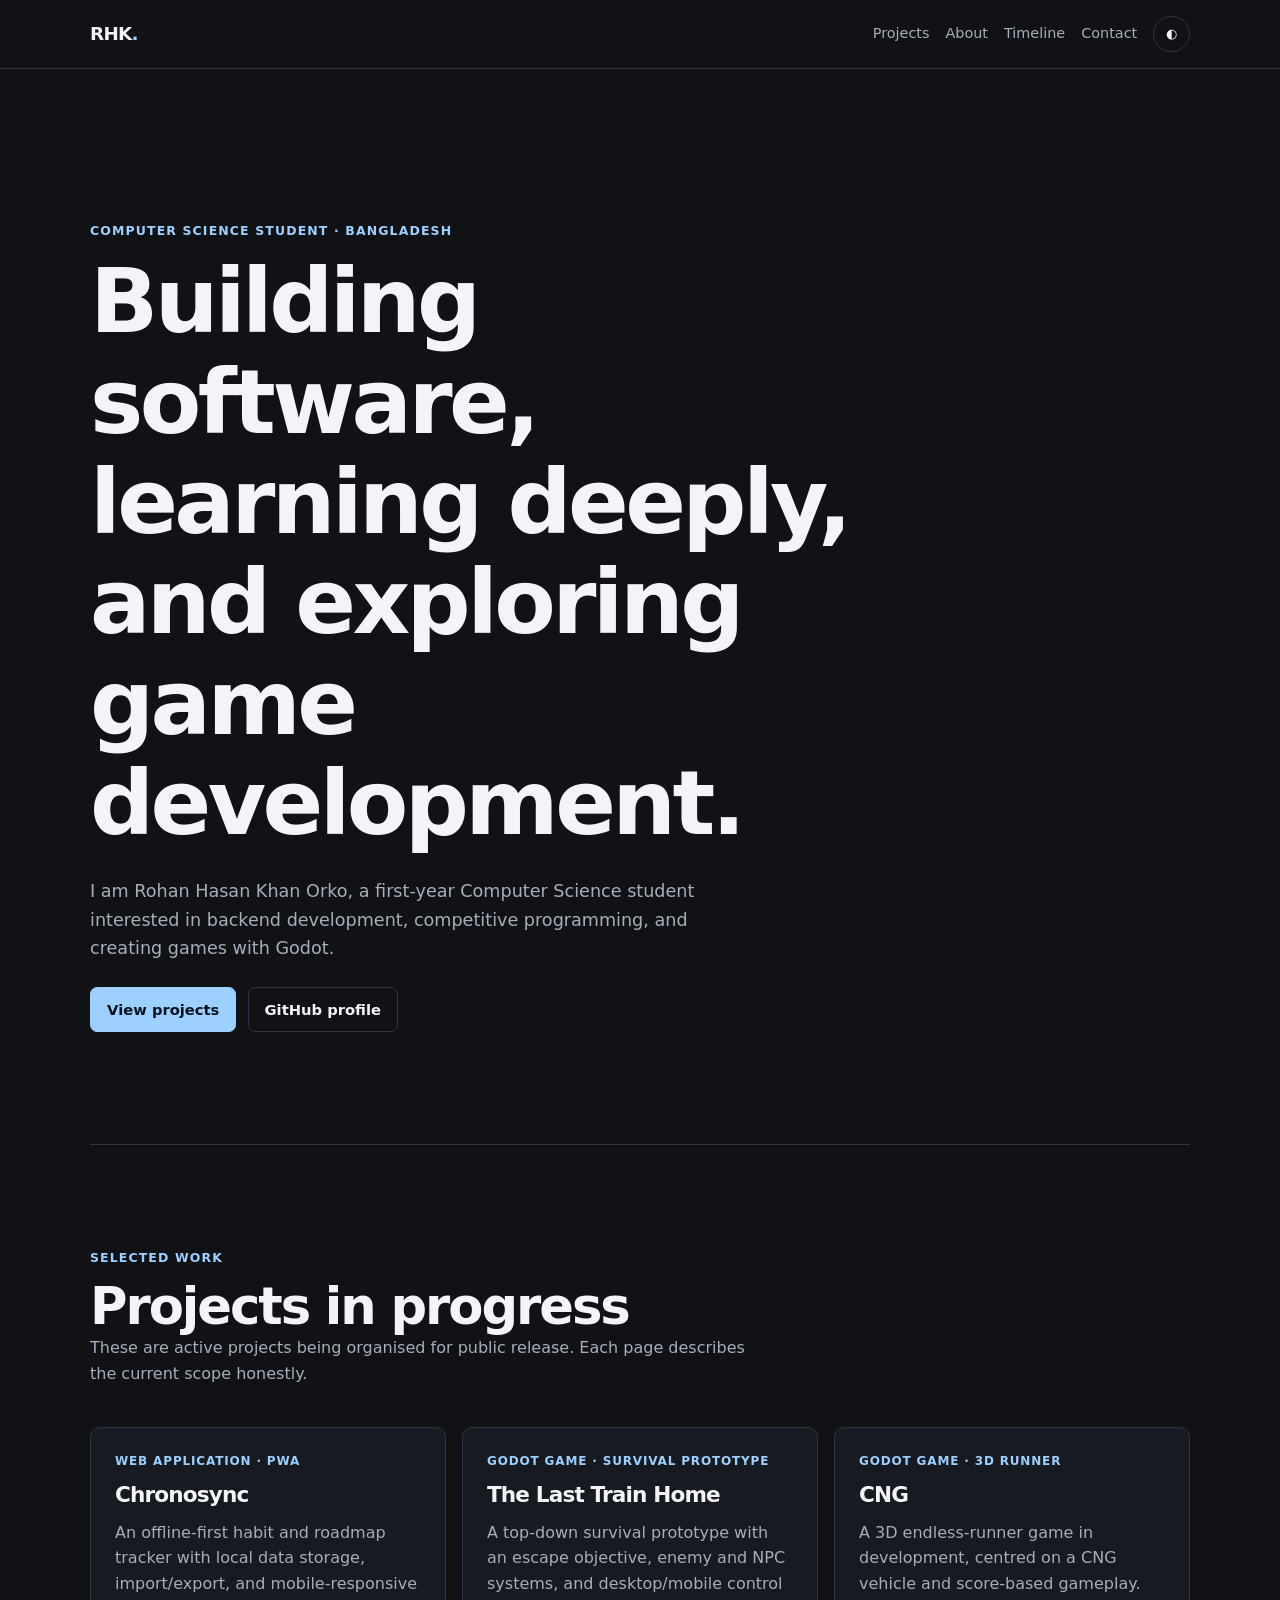
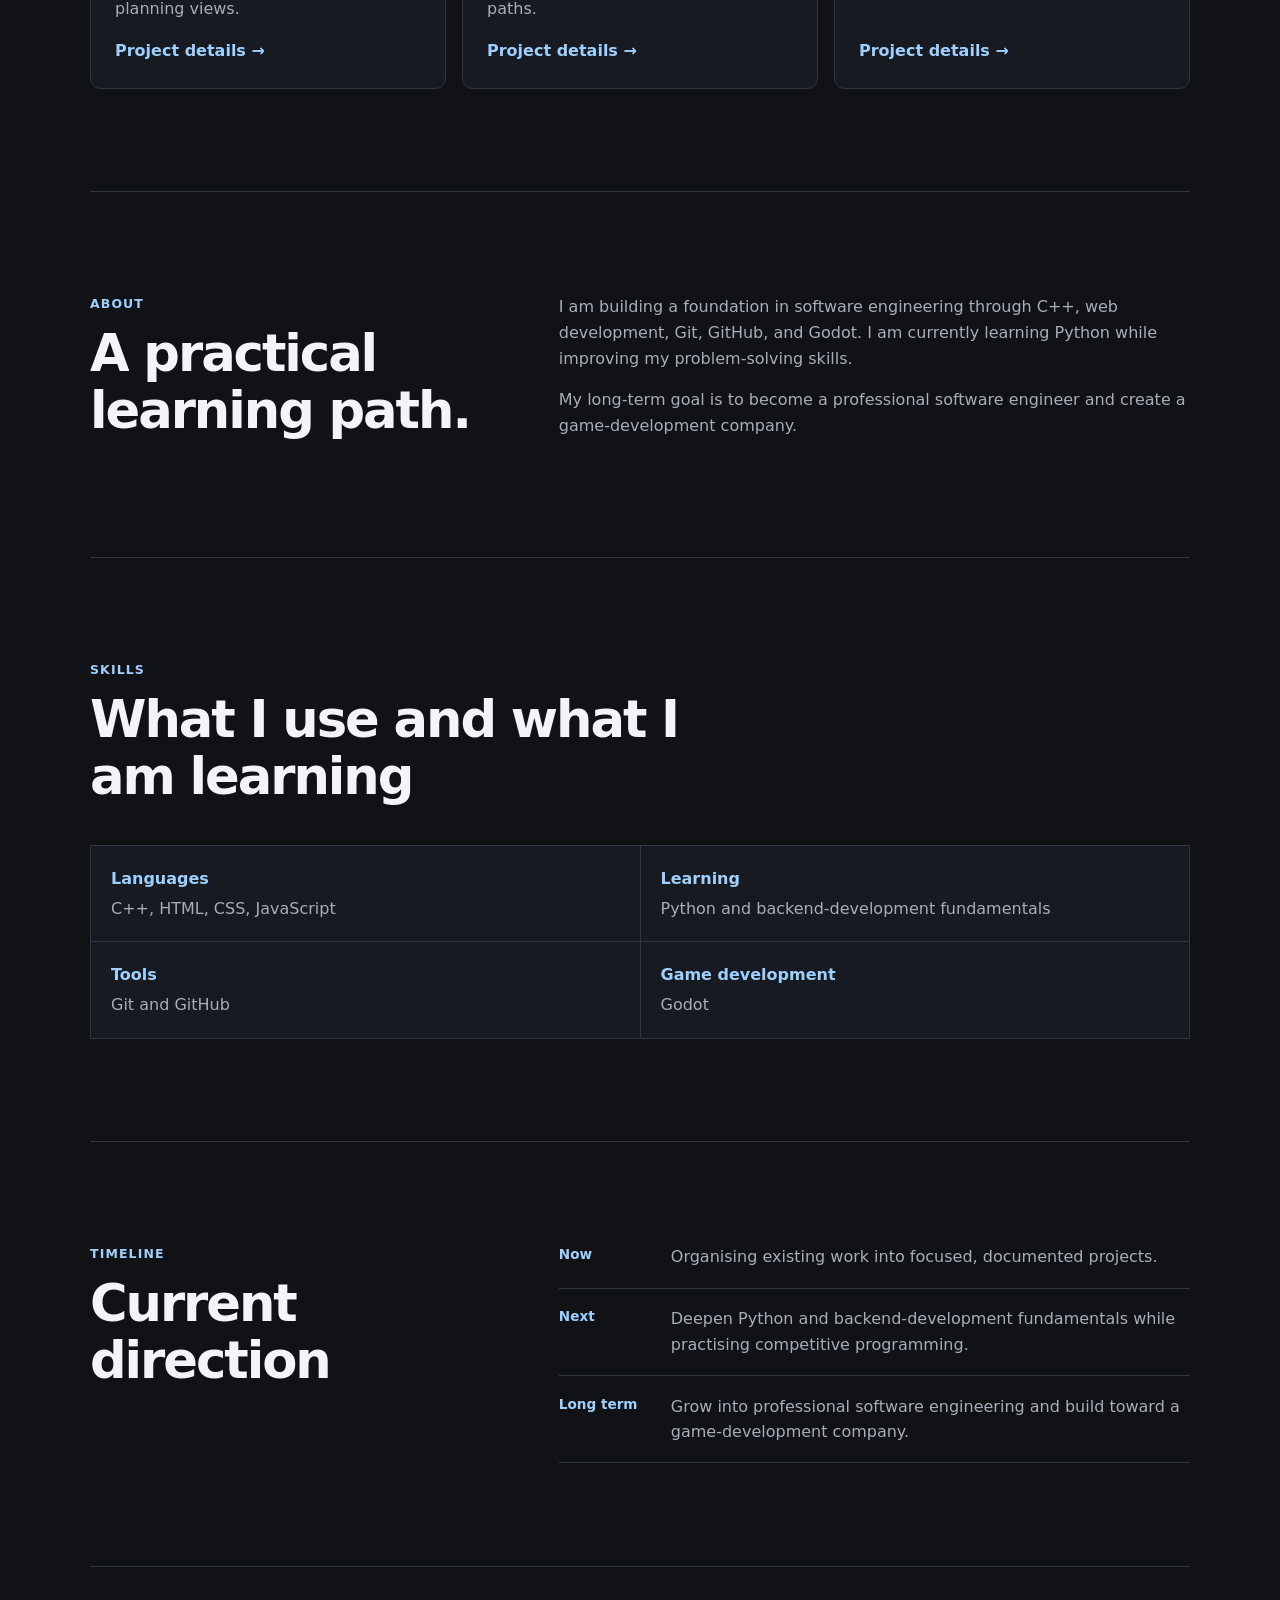
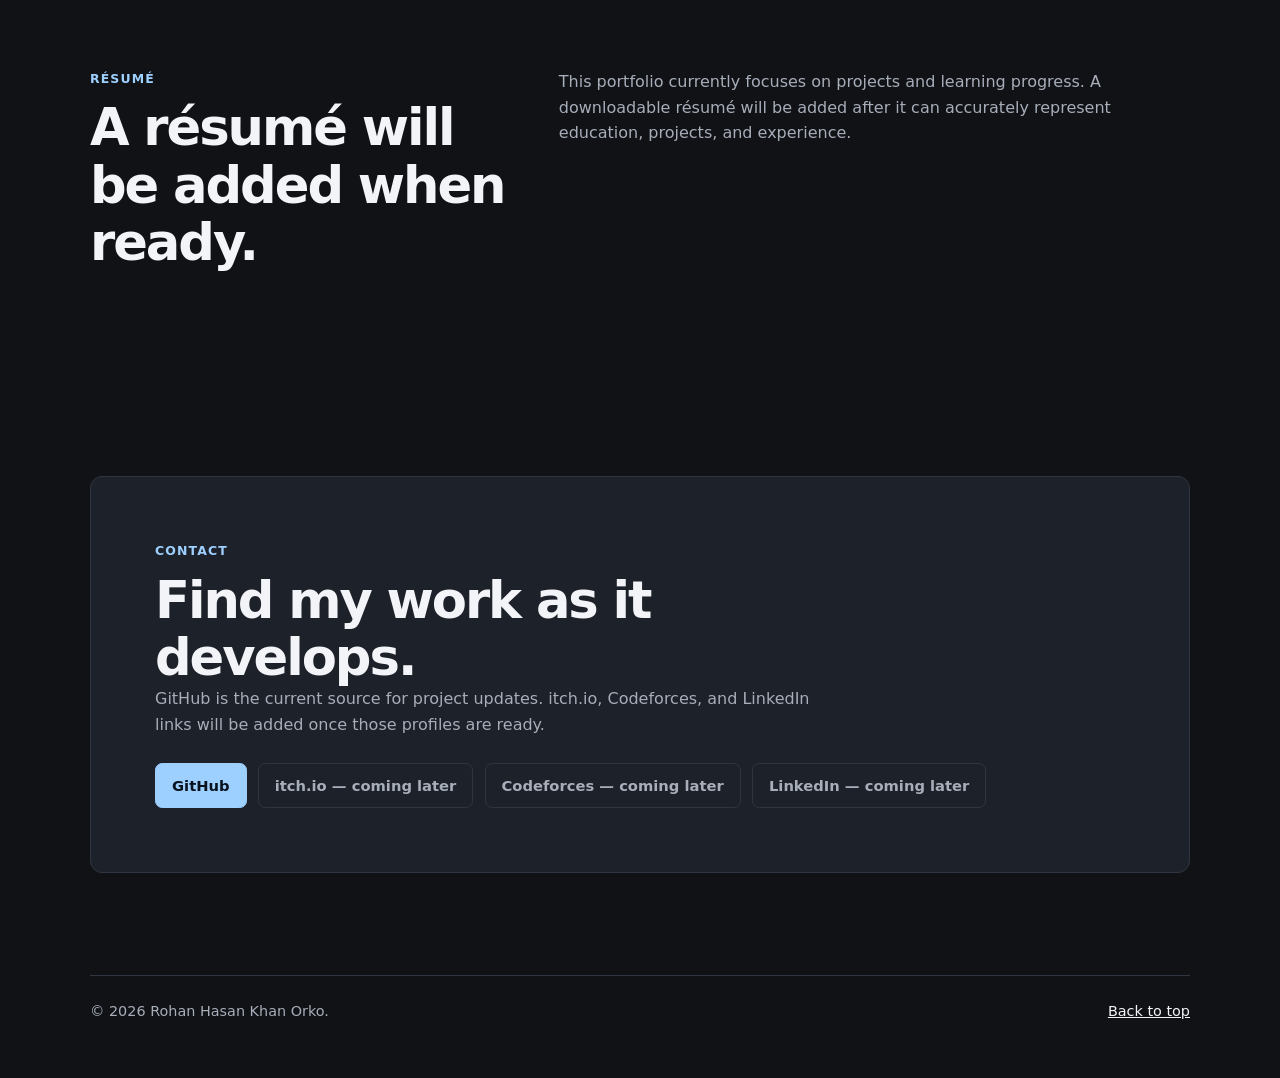
<file: index.html>
<!doctype html>
<html lang="en">
  <head>
    <meta charset="UTF-8" />
    <meta name="viewport" content="width=device-width, initial-scale=1.0" />
    <meta name="description" content="Portfolio of Rohan Hasan Khan Orko, a first-year Computer Science student building web and game-development projects." />
    <meta name="theme-color" content="#101216" />
    <title>Rohan Hasan Khan Orko — Portfolio</title>
    <link rel="stylesheet" href="style.css" />
    <script src="script.js" defer></script>
  </head>
  <body>
    <a class="skip-link" href="#main-content">Skip to content</a>
    <header class="site-header">
      <nav class="navigation container" aria-label="Primary navigation">
        <a class="wordmark" href="index.html" aria-label="Rohan Hasan Khan Orko home">RHK<span>.</span></a>
        <div class="nav-links">
          <a href="#projects">Projects</a><a href="#about">About</a><a href="#timeline">Timeline</a><a href="#contact">Contact</a>
          <button class="theme-toggle" type="button" aria-label="Switch colour theme" data-theme-toggle><span aria-hidden="true">◐</span></button>
        </div>
      </nav>
    </header>
    <main id="main-content">
      <section class="hero container" aria-labelledby="hero-heading">
        <p class="eyebrow">Computer Science student · Bangladesh</p>
        <h1 id="hero-heading">Building software, learning deeply, and exploring game development.</h1>
        <p class="hero-copy">I am Rohan Hasan Khan Orko, a first-year Computer Science student interested in backend development, competitive programming, and creating games with Godot.</p>
        <div class="actions"><a class="button primary" href="#projects">View projects</a><a class="button secondary" href="https://github.com/rohanhasunkhanorko-blip">GitHub profile</a></div>
      </section>
      <section class="section container" id="projects" aria-labelledby="projects-heading">
        <div class="section-heading"><p class="eyebrow">Selected work</p><h2 id="projects-heading">Projects in progress</h2><p>These are active projects being organised for public release. Each page describes the current scope honestly.</p></div>
        <div class="project-grid">
          <article class="project-card"><p class="project-type">Web application · PWA</p><h3>Chronosync</h3><p>An offline-first habit and roadmap tracker with local data storage, import/export, and mobile-responsive planning views.</p><a href="projects/chronosync.html">Project details <span aria-hidden="true">→</span></a></article>
          <article class="project-card"><p class="project-type">Godot game · Survival prototype</p><h3>The Last Train Home</h3><p>A top-down survival prototype with an escape objective, enemy and NPC systems, and desktop/mobile control paths.</p><a href="projects/the-last-train-home.html">Project details <span aria-hidden="true">→</span></a></article>
          <article class="project-card"><p class="project-type">Godot game · 3D runner</p><h3>CNG</h3><p>A 3D endless-runner game in development, centred on a CNG vehicle and score-based gameplay.</p><a href="projects/cng.html">Project details <span aria-hidden="true">→</span></a></article>
        </div>
      </section>
      <section class="section container split-section" id="about" aria-labelledby="about-heading"><div><p class="eyebrow">About</p><h2 id="about-heading">A practical learning path.</h2></div><div class="prose"><p>I am building a foundation in software engineering through C++, web development, Git, GitHub, and Godot. I am currently learning Python while improving my problem-solving skills.</p><p>My long-term goal is to become a professional software engineer and create a game-development company.</p></div></section>
      <section class="section container" id="skills" aria-labelledby="skills-heading"><div class="section-heading"><p class="eyebrow">Skills</p><h2 id="skills-heading">What I use and what I am learning</h2></div><dl class="skills-list"><div><dt>Languages</dt><dd>C++, HTML, CSS, JavaScript</dd></div><div><dt>Learning</dt><dd>Python and backend-development fundamentals</dd></div><div><dt>Tools</dt><dd>Git and GitHub</dd></div><div><dt>Game development</dt><dd>Godot</dd></div></dl></section>
      <section class="section container split-section" id="timeline" aria-labelledby="timeline-heading"><div><p class="eyebrow">Timeline</p><h2 id="timeline-heading">Current direction</h2></div><ol class="timeline"><li><span>Now</span><p>Organising existing work into focused, documented projects.</p></li><li><span>Next</span><p>Deepen Python and backend-development fundamentals while practising competitive programming.</p></li><li><span>Long term</span><p>Grow into professional software engineering and build toward a game-development company.</p></li></ol></section>
      <section class="section container split-section" id="resume" aria-labelledby="resume-heading"><div><p class="eyebrow">Résumé</p><h2 id="resume-heading">A résumé will be added when ready.</h2></div><div class="prose"><p>This portfolio currently focuses on projects and learning progress. A downloadable résumé will be added after it can accurately represent education, projects, and experience.</p></div></section>
      <section class="contact container" id="contact" aria-labelledby="contact-heading"><p class="eyebrow">Contact</p><h2 id="contact-heading">Find my work as it develops.</h2><p>GitHub is the current source for project updates. itch.io, Codeforces, and LinkedIn links will be added once those profiles are ready.</p><div class="actions"><a class="button primary" href="https://github.com/rohanhasunkhanorko-blip">GitHub</a><span class="button disabled" aria-disabled="true">itch.io — coming later</span><span class="button disabled" aria-disabled="true">Codeforces — coming later</span><span class="button disabled" aria-disabled="true">LinkedIn — coming later</span></div></section>
    </main>
    <footer class="site-footer container"><p>© <span data-current-year>2026</span> Rohan Hasan Khan Orko.</p><a href="#main-content">Back to top</a></footer>
  </body>
</html>
</file>
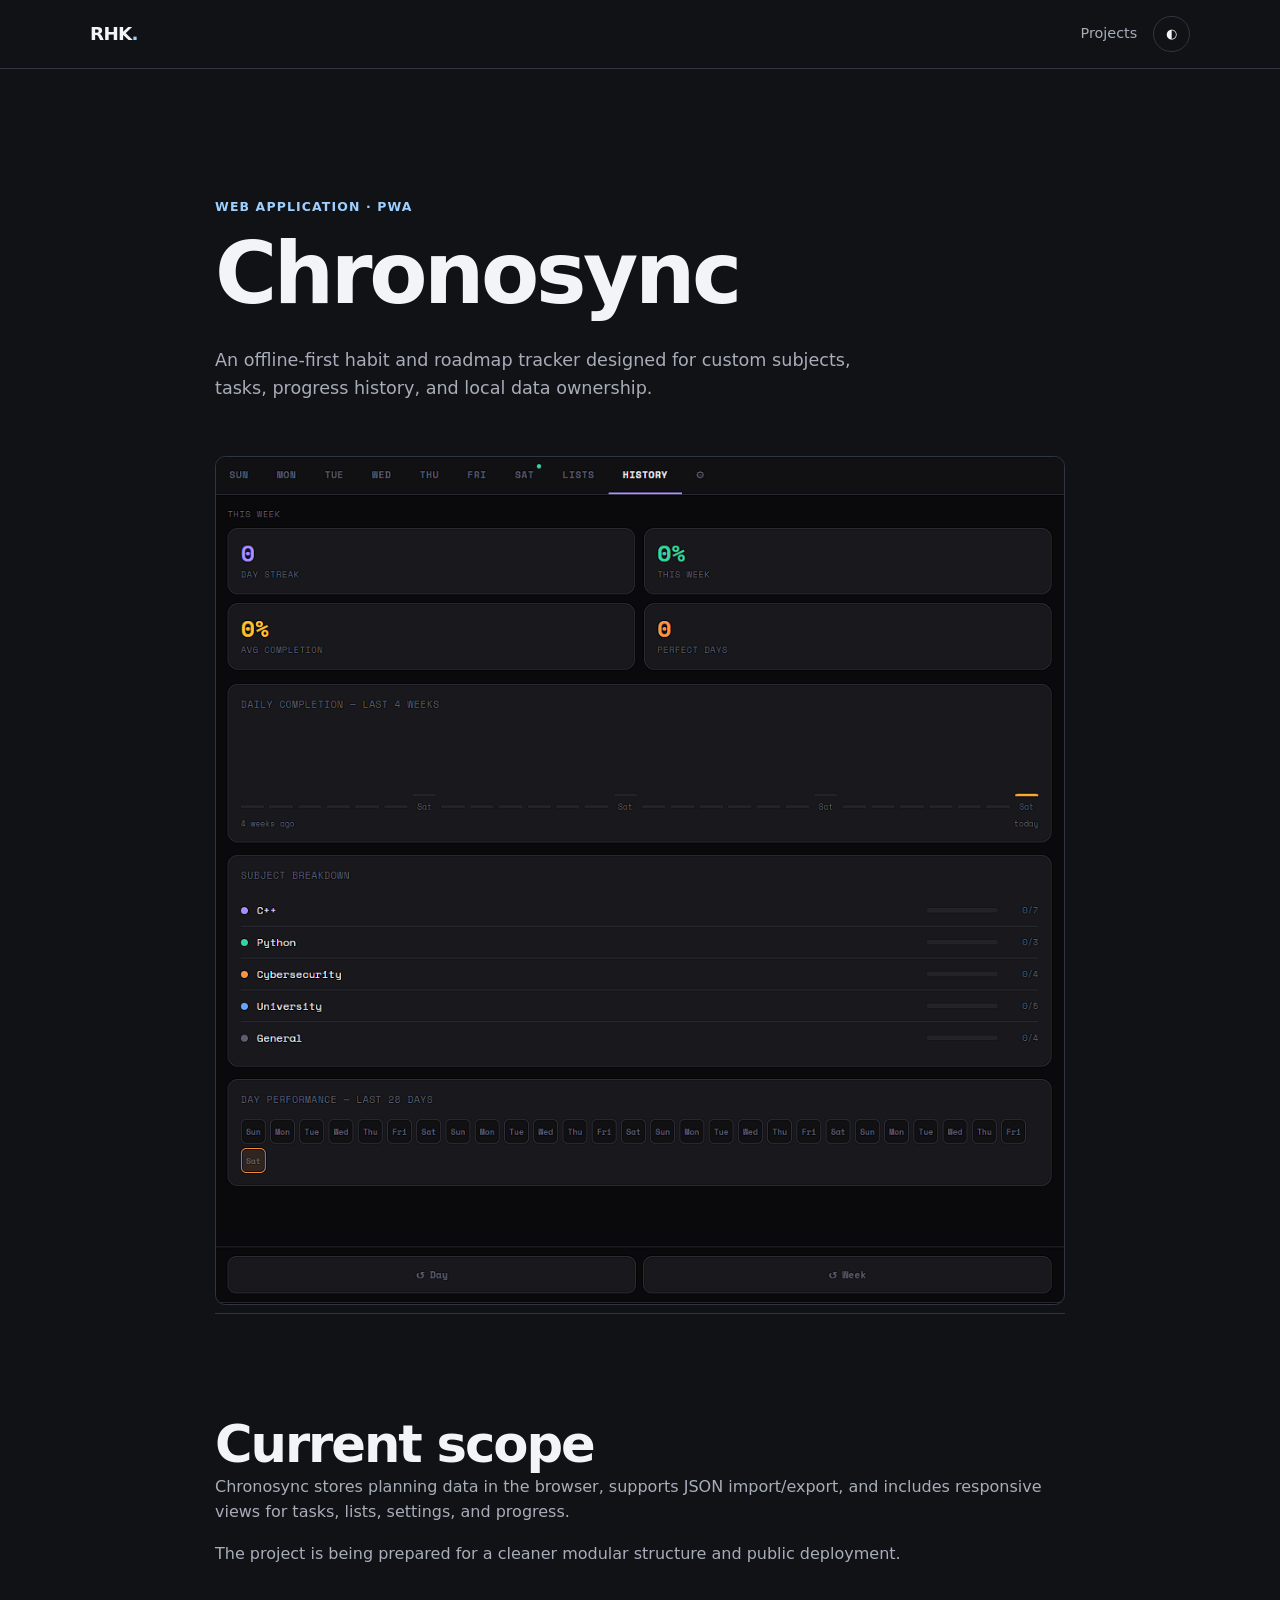
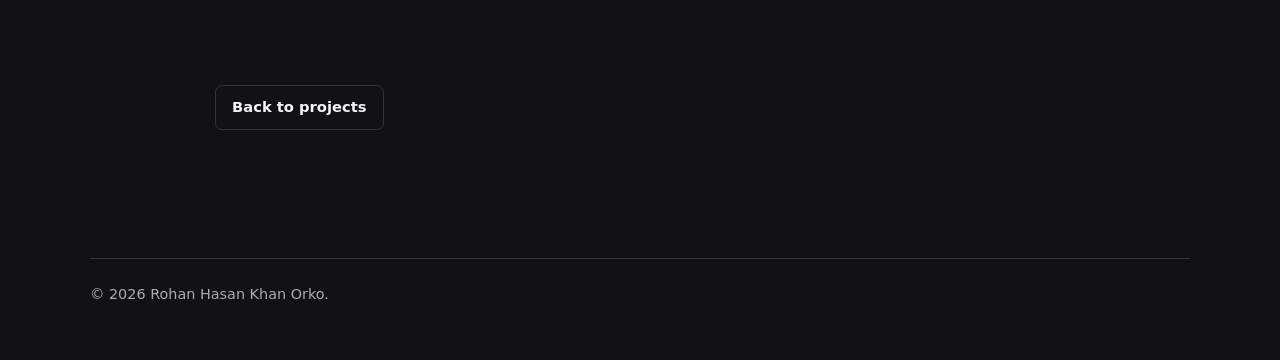
<file: projects/chronosync.html>
<!doctype html>
<html lang="en"><head><meta charset="UTF-8" /><meta name="viewport" content="width=device-width, initial-scale=1.0" /><meta name="description" content="Chronosync project overview." /><title>Chronosync — Rohan Hasan Khan Orko</title><link rel="stylesheet" href="../style.css" /><script src="../script.js" defer></script></head>
<body><header class="site-header"><nav class="navigation container" aria-label="Primary navigation"><a class="wordmark" href="../index.html">RHK<span>.</span></a><div class="nav-links"><a href="../index.html#projects">Projects</a><button class="theme-toggle" type="button" aria-label="Switch colour theme" data-theme-toggle><span aria-hidden="true">◐</span></button></div></nav></header>
<main class="container project-page"><p class="eyebrow">Web application · PWA</p><h1>Chronosync</h1><p class="hero-copy">An offline-first habit and roadmap tracker designed for custom subjects, tasks, progress history, and local data ownership.</p><img 
src="../assets/chronosync.png"
alt="Chronosync productivity tracker interface"
class="project-image"
/><section class="section"><h2>Current scope</h2><div class="prose"><p>Chronosync stores planning data in the browser, supports JSON import/export, and includes responsive views for tasks, lists, settings, and progress.</p><p>The project is being prepared for a cleaner modular structure and public deployment.</p></div></section><a class="button secondary" href="../index.html#projects">Back to projects</a></main><footer class="site-footer container"><p>© <span data-current-year>2026</span> Rohan Hasan Khan Orko.</p></footer></body></html>
</file>
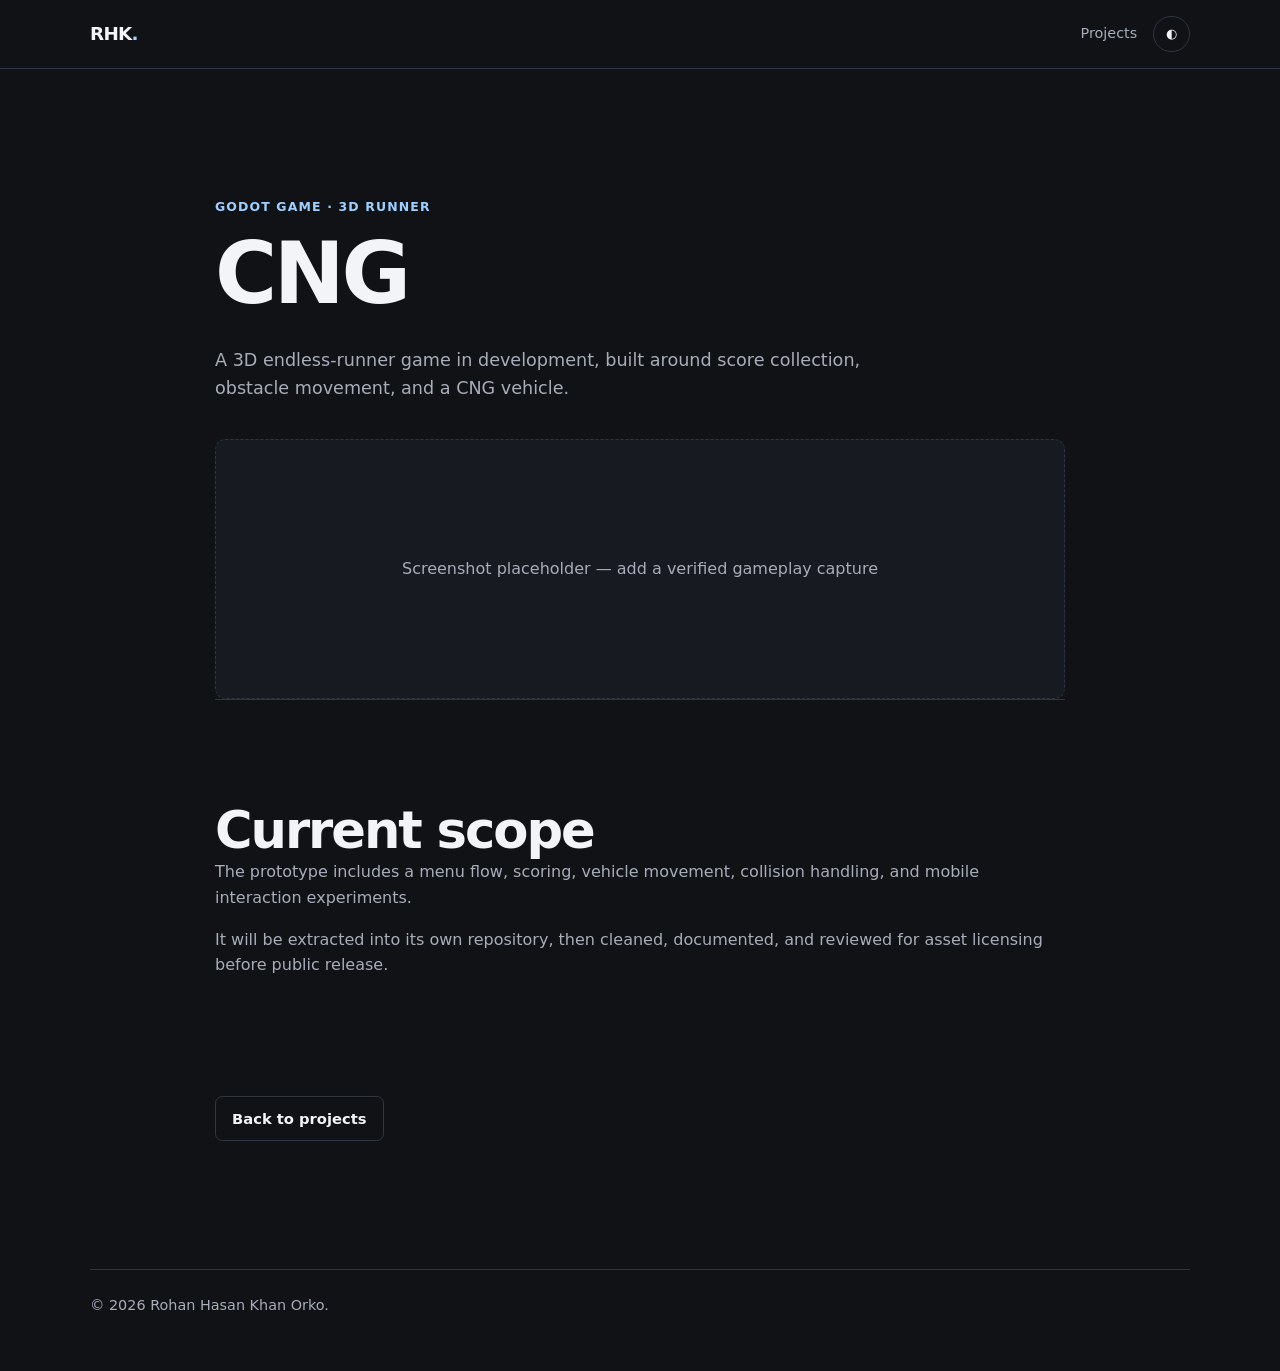
<file: projects/cng.html>
<!doctype html>
<html lang="en"><head><meta charset="UTF-8" /><meta name="viewport" content="width=device-width, initial-scale=1.0" /><meta name="description" content="CNG project overview." /><title>CNG — Rohan Hasan Khan Orko</title><link rel="stylesheet" href="../style.css" /><script src="../script.js" defer></script></head>
<body><header class="site-header"><nav class="navigation container" aria-label="Primary navigation"><a class="wordmark" href="../index.html">RHK<span>.</span></a><div class="nav-links"><a href="../index.html#projects">Projects</a><button class="theme-toggle" type="button" aria-label="Switch colour theme" data-theme-toggle><span aria-hidden="true">◐</span></button></div></nav></header>
<main class="container project-page"><p class="eyebrow">Godot game · 3D runner</p><h1>CNG</h1><p class="hero-copy">A 3D endless-runner game in development, built around score collection, obstacle movement, and a CNG vehicle.</p><div class="screenshot-placeholder" role="img" aria-label="Screenshot placeholder for CNG">Screenshot placeholder — add a verified gameplay capture</div><section class="section"><h2>Current scope</h2><div class="prose"><p>The prototype includes a menu flow, scoring, vehicle movement, collision handling, and mobile interaction experiments.</p><p>It will be extracted into its own repository, then cleaned, documented, and reviewed for asset licensing before public release.</p></div></section><a class="button secondary" href="../index.html#projects">Back to projects</a></main><footer class="site-footer container"><p>© <span data-current-year>2026</span> Rohan Hasan Khan Orko.</p></footer></body></html>
</file>
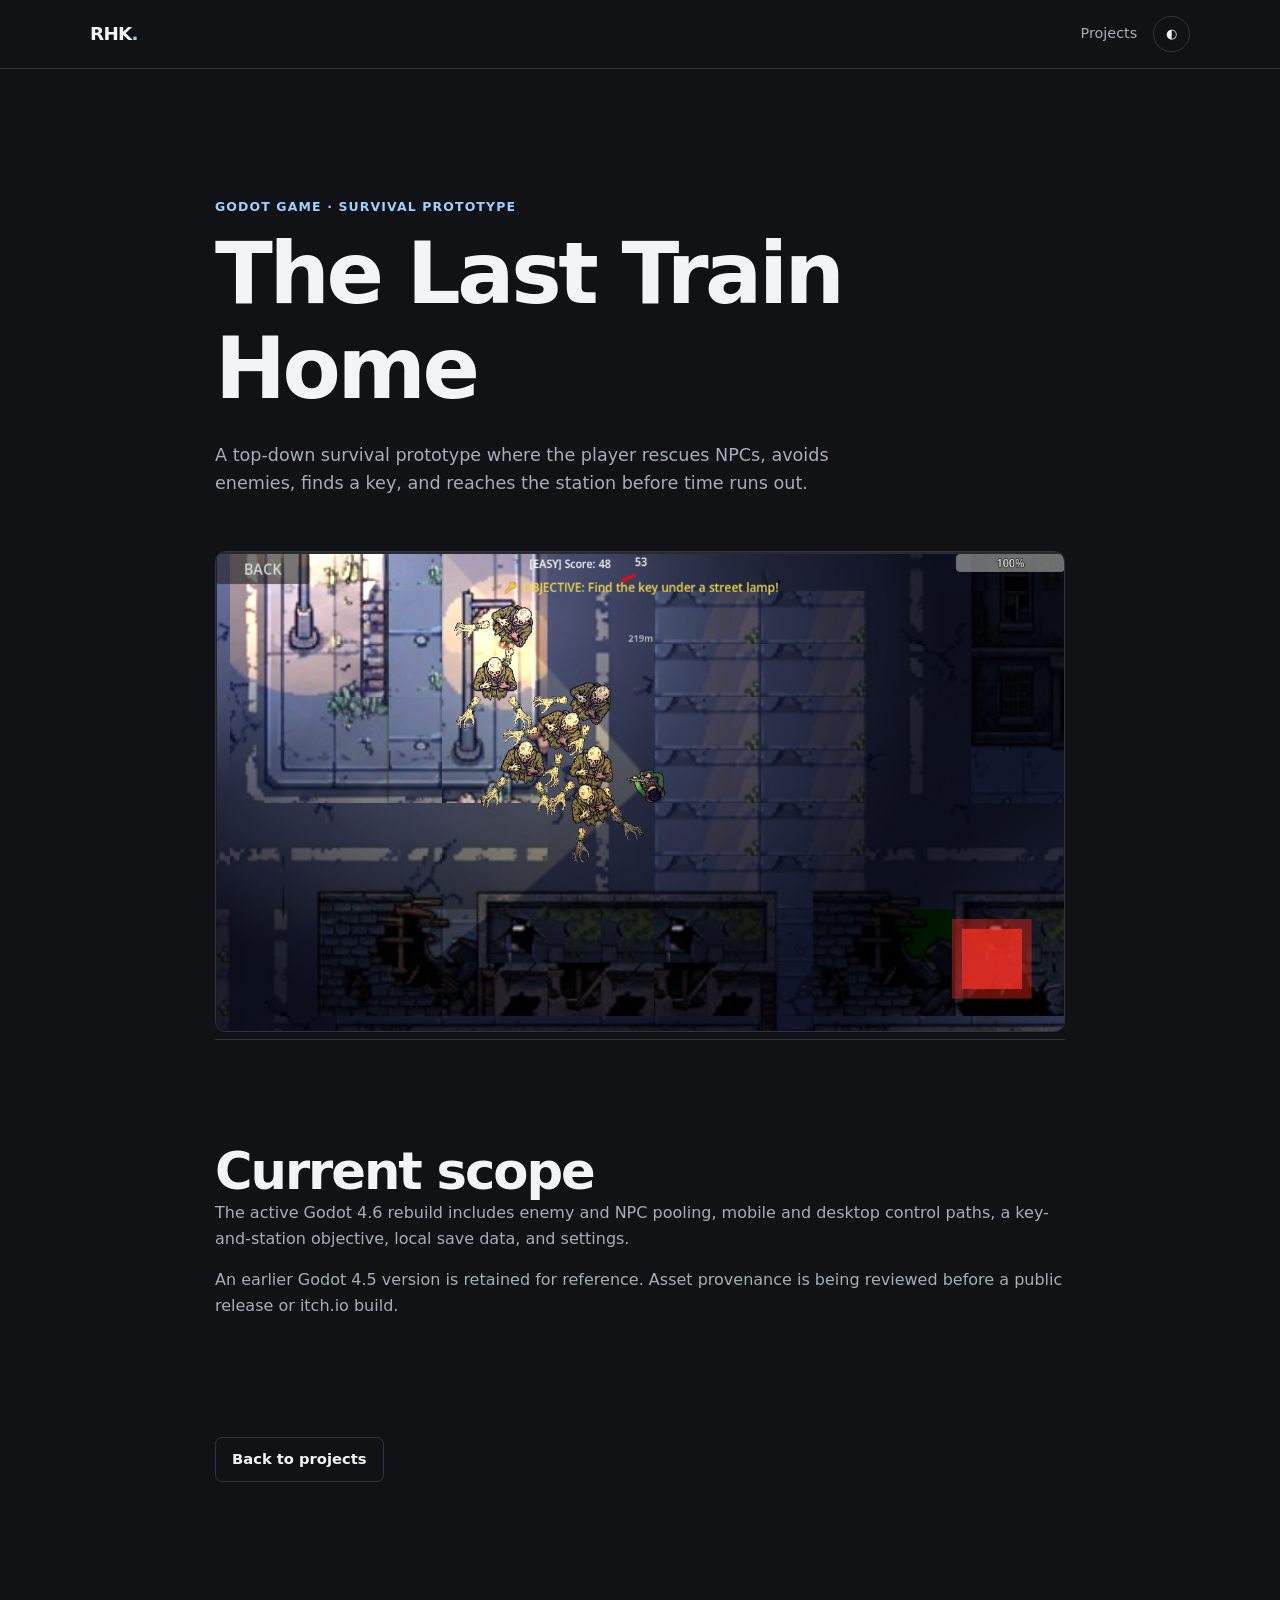
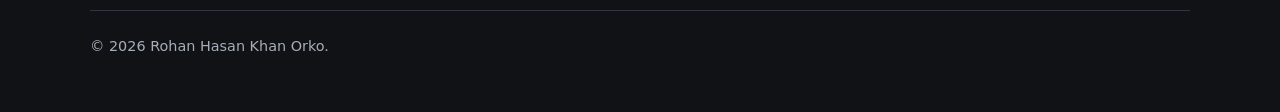
<file: projects/the-last-train-home.html>
<!doctype html>
<html lang="en">
  <head>
    <meta charset="UTF-8" />
    <meta name="viewport" content="width=device-width, initial-scale=1.0" />
    <meta name="description" content="The Last Train Home project overview." />
    <title>The Last Train Home — Rohan Hasan Khan Orko</title>
    <link rel="stylesheet" href="../style.css" />
    <script src="../script.js" defer></script>
  </head>
  <body>
    <header class="site-header">
      <nav class="navigation container" aria-label="Primary navigation">
        <a class="wordmark" href="../index.html">RHK<span>.</span></a>
        <div class="nav-links">
          <a href="../index.html#projects">Projects</a
          ><button
            class="theme-toggle"
            type="button"
            aria-label="Switch colour theme"
            data-theme-toggle
          >
            <span aria-hidden="true">◐</span>
          </button>
        </div>
      </nav>
    </header>
    <main class="container project-page">
      <p class="eyebrow">Godot game · Survival prototype</p>
      <h1>The Last Train Home</h1>
      <p class="hero-copy">
        A top-down survival prototype where the player rescues NPCs, avoids
        enemies, finds a key, and reaches the station before time runs out.
      </p>
      <img
        src="../assets/last-train-home.png"
        alt="Chronosync productivity tracker interface"
        class="project-image"
      />
      <section class="section">
        <h2>Current scope</h2>
        <div class="prose">
          <p>
            The active Godot 4.6 rebuild includes enemy and NPC pooling, mobile
            and desktop control paths, a key-and-station objective, local save
            data, and settings.
          </p>
          <p>
            An earlier Godot 4.5 version is retained for reference. Asset
            provenance is being reviewed before a public release or itch.io
            build.
          </p>
        </div>
      </section>
      <a class="button secondary" href="../index.html#projects"
        >Back to projects</a
      >
    </main>
    <footer class="site-footer container">
      <p>© <span data-current-year>2026</span> Rohan Hasan Khan Orko.</p>
    </footer>
  </body>
</html>
</file>
<file: style.css>
:root {
  color-scheme: dark;
  --background: #101216;
  --surface: #171a20;
  --surface-soft: #1d2129;
  --text: #f2f4f7;
  --muted: #a7adb9;
  --line: #303641;
  --accent: #9ed0ff;
  --max-width: 1100px;
}

:root[data-theme="light"] {
  color-scheme: light;
  --background: #f7f8fa;
  --surface: #ffffff;
  --surface-soft: #eff2f5;
  --text: #1c2027;
  --muted: #5e6775;
  --line: #d8dde5;
  --accent: #075d9c;
}
.project-image {
  width: 100%;
  margin-top: 2.25rem;
  border-radius: .65rem;
  border: 1px solid var(--line);
  background: var(--surface);
}

* { box-sizing: border-box; }
html { scroll-behavior: smooth; }
body { margin: 0; background: var(--background); color: var(--text); font: 16px/1.6 Inter, ui-sans-serif, system-ui, -apple-system, BlinkMacSystemFont, "Segoe UI", sans-serif; }
a { color: inherit; }
.container { width: min(calc(100% - 2rem), var(--max-width)); margin-inline: auto; }
.skip-link { position: absolute; left: -999px; top: 0; padding: .6rem 1rem; background: var(--text); color: var(--background); z-index: 10; }
.skip-link:focus { left: 1rem; top: 1rem; }
.site-header { border-bottom: 1px solid var(--line); }
.navigation { min-height: 4.25rem; display: flex; align-items: center; justify-content: space-between; gap: 1rem; }
.wordmark { font-size: 1.15rem; font-weight: 800; letter-spacing: -.04em; text-decoration: none; }
.wordmark span, .eyebrow, .project-type, .timeline span, .skills-list dt { color: var(--accent); }
.nav-links { display: flex; align-items: center; gap: 1rem; font-size: .9rem; }
.nav-links a { color: var(--muted); text-decoration: none; }
.nav-links a:hover, .nav-links a:focus-visible, .project-card a:hover { color: var(--accent); }
.theme-toggle { width: 2.3rem; height: 2.3rem; border: 1px solid var(--line); border-radius: 50%; background: transparent; color: var(--text); cursor: pointer; }
.hero { max-width: 900px; margin-left: max(1rem, calc((100vw - var(--max-width)) / 2)); padding: clamp(5rem, 12vw, 9.5rem) 0 clamp(4rem, 9vw, 7rem); }
.eyebrow { margin: 0 0 .65rem; font-size: .78rem; font-weight: 700; letter-spacing: .09em; text-transform: uppercase; }
h1, h2, h3, p { margin-top: 0; }
h1, h2, h3 { letter-spacing: -.04em; line-height: 1.12; }
h1 { max-width: 850px; margin-bottom: 1.5rem; font-size: clamp(2.75rem, 7vw, 5.8rem); }
h2 { margin-bottom: 0; font-size: clamp(2rem, 4vw, 3.2rem); }
h3 { margin-bottom: .8rem; font-size: 1.35rem; }
.hero-copy { max-width: 650px; color: var(--muted); font-size: 1.1rem; }
.actions { display: flex; flex-wrap: wrap; gap: .7rem; margin-top: 1.6rem; }
.button { display: inline-flex; align-items: center; justify-content: center; min-height: 2.8rem; padding: .55rem 1rem; border: 1px solid var(--line); border-radius: .45rem; text-decoration: none; font-size: .92rem; font-weight: 700; }
.button.primary { border-color: var(--accent); background: var(--accent); color: #08131e; }
.button.disabled { color: var(--muted); cursor: not-allowed; }
.section { padding: clamp(4rem, 8vw, 6.5rem) 0; border-top: 1px solid var(--line); }
.section-heading { max-width: 680px; margin-bottom: 2.5rem; }
.section-heading > p:last-child, .prose, .project-card p:not(.project-type), .timeline p, .contact > p:not(.eyebrow) { color: var(--muted); }
.project-grid { display: grid; grid-template-columns: repeat(3, 1fr); gap: 1rem; }
.project-card { display: flex; flex-direction: column; min-height: 260px; padding: 1.5rem; border: 1px solid var(--line); border-radius: .65rem; background: var(--surface); }
.project-card a { margin-top: auto; color: var(--accent); font-weight: 700; text-decoration: none; }
.project-type { font-size: .75rem; font-weight: 700; letter-spacing: .07em; text-transform: uppercase; }
.split-section { display: grid; grid-template-columns: minmax(200px, .8fr) minmax(0, 1.2fr); gap: 3rem; }
.skills-list { display: grid; grid-template-columns: repeat(2, 1fr); gap: 1px; margin: 0; border: 1px solid var(--line); background: var(--line); }
.skills-list div { padding: 1.25rem; background: var(--surface); }
.skills-list dt { margin-bottom: .25rem; font-weight: 700; }
.skills-list dd { margin: 0; color: var(--muted); }
.timeline { display: grid; gap: 1.1rem; margin: 0; padding: 0; list-style: none; }
.timeline li { display: grid; grid-template-columns: 6rem 1fr; gap: 1rem; padding-bottom: 1.1rem; border-bottom: 1px solid var(--line); }
.timeline span { font-size: .85rem; font-weight: 700; }
.timeline p { margin: 0; }
.contact { margin: clamp(3.5rem, 8vw, 7rem) auto; padding: clamp(2rem, 6vw, 4rem); border: 1px solid var(--line); border-radius: .75rem; background: var(--surface-soft); }
.contact h2, .contact > p:not(.eyebrow) { max-width: 670px; }
.site-footer { display: flex; justify-content: space-between; gap: 1rem; padding: 1.5rem 0 2.5rem; border-top: 1px solid var(--line); color: var(--muted); font-size: .9rem; }
.site-footer a { color: var(--text); }
.project-page { max-width: 850px; padding: clamp(4rem, 10vw, 8rem) 0; }
.project-page > h1 { font-size: clamp(2.7rem, 7vw, 5.3rem); }
.screenshot-placeholder { display: grid; min-height: 260px; place-items: center; margin: 2.25rem 0 0; padding: 2rem; border: 1px dashed var(--line); border-radius: .65rem; background: var(--surface); color: var(--muted); text-align: center; }

@media (max-width: 720px) {
  .nav-links { gap: .7rem; font-size: .8rem; }
  .nav-links a:nth-of-type(2), .nav-links a:nth-of-type(3) { display: none; }
  .hero { margin-left: auto; }
  .project-grid, .split-section, .skills-list { grid-template-columns: 1fr; }
  .timeline li { grid-template-columns: 1fr; gap: .25rem; }
  .site-footer { flex-direction: column; }
}

@media (prefers-reduced-motion: reduce) { html { scroll-behavior: auto; } }
</file>
